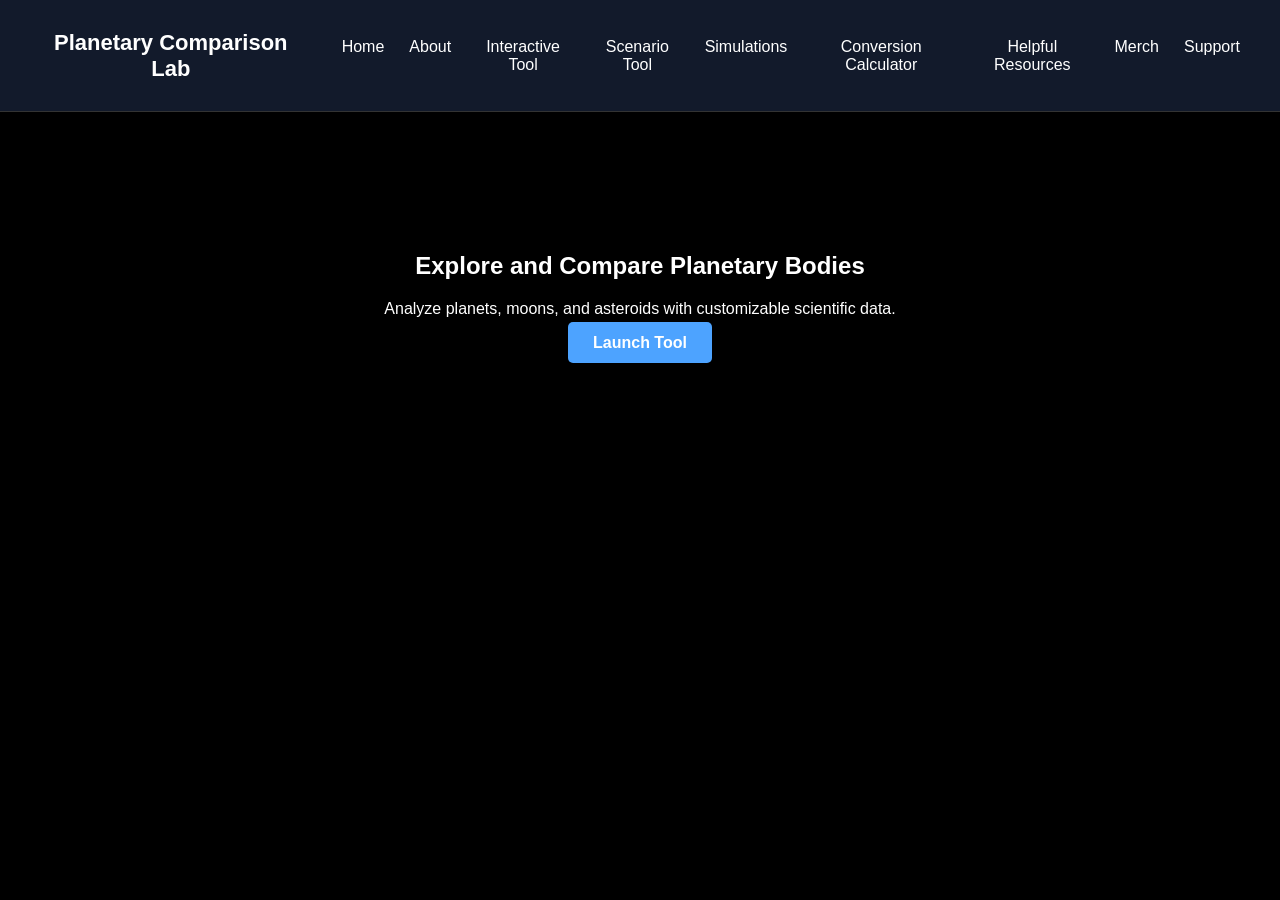
<file: index.html>
<!DOCTYPE html>
<html lang="en">

<head>
<meta charset="UTF-8">
<title>Planetary Comparison Lab</title>

<link rel="stylesheet" href="css/styles.css">

</head>

<body>

<header class="navbar">

<h1 class="logo">Planetary Comparison Lab</h1>

<nav>
<ul class="nav-links">
<li><a href="../index.html">Home</a></li>
<li><a href="about.html">About</a></li>
<li><a href="tool.html">Interactive Tool</a></li>
<li><a href="scenario.html">Scenario Tool</a></li>
<li><a href="simulations.html">Simulations</a></li>
<li><a href="conversion.html">Conversion Calculator</a></li>
<li><a href="resources.html">Helpful Resources</a></li>
<li><a href="merch.html">Merch</a></li>
<li><a href="support.html">Support</a></li>
</ul>
</nav>

</header>

<main>

<section class="hero">

<h2>Explore and Compare Planetary Bodies</h2>

<p>
Analyze planets, moons, and asteroids with customizable scientific data.
</p>

<a href="pages/tool.html" class="button">Launch Tool</a>

</section>

</main>

<script src="js/app.js"></script>

</body>
</html>
</file>
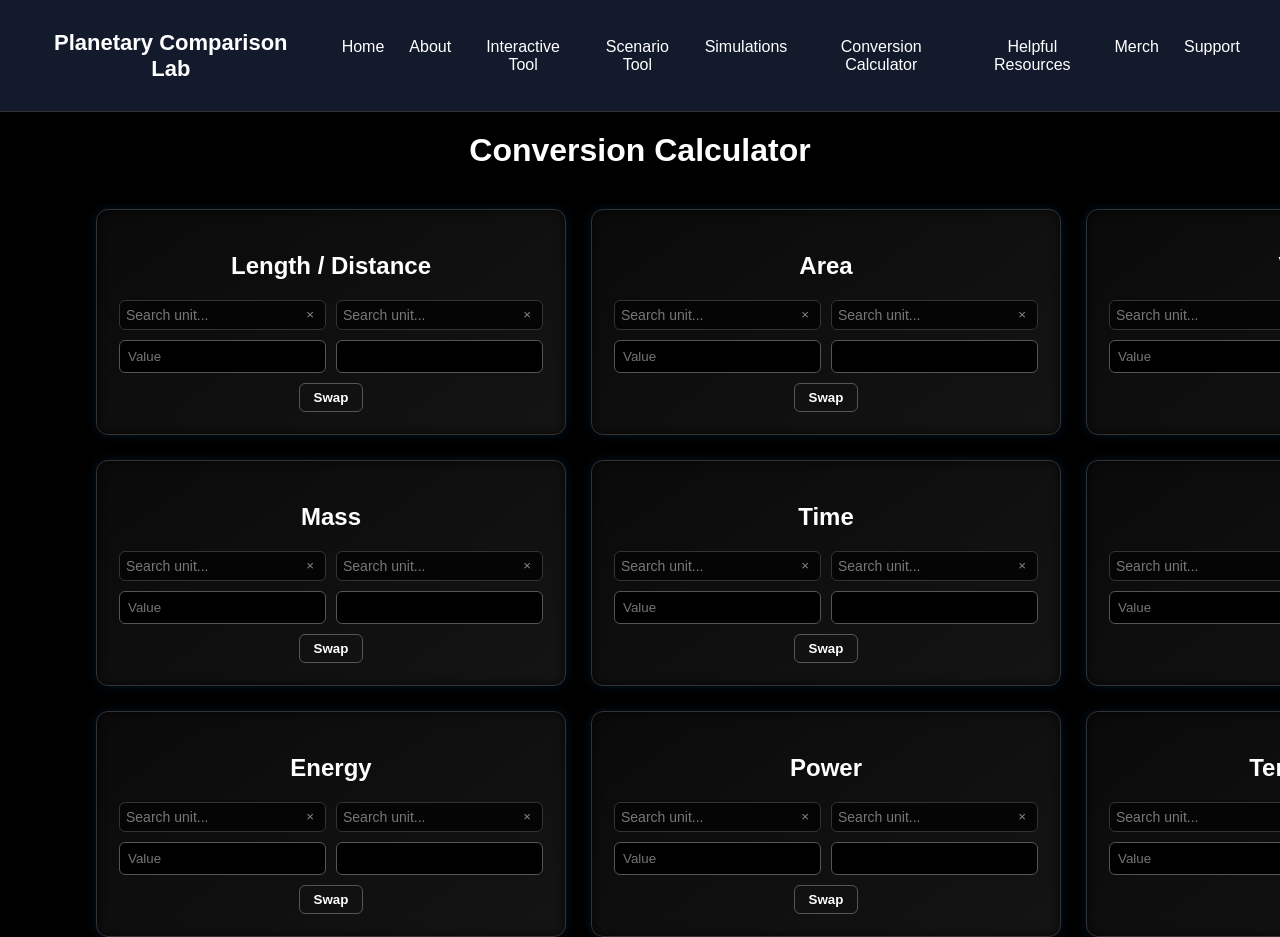
<file: pages/conversion.html>
<!DOCTYPE html>
<html lang="en">

<head>
<meta charset="UTF-8">
<title>Conversion Calculator</title>

<link rel="stylesheet" href="../css/styles.css">

</head>

<body>

<header class="navbar">

<h1 class="logo">Planetary Comparison Lab</h1>

<nav>
<ul class="nav-links">
<li><a href="../index.html">Home</a></li>
<li><a href="about.html">About</a></li>
<li><a href="tool.html">Interactive Tool</a></li>
<li><a href="scenario.html">Scenario Tool</a></li>
<li><a href="simulations.html">Simulations</a></li>
<li><a href="conversion.html">Conversion Calculator</a></li>
<li><a href="resources.html">Helpful Resources</a></li>
<li><a href="merch.html">Merch</a></li>
<li><a href="support.html">Support</a></li>
</ul>
</nav>

</header>

<main>

<h1 class="title">Conversion Calculator</h1>

<div class="grid">

<!-- LENGTH -->
<div class="converter" data-type="length">
<h2>Length / Distance</h2>

<div class="unitRow">

<div class="unitSelect">

<input class="unitSearchFrom" placeholder="Search unit...">
<button class="clearBtn clearFrom">×</button>

<div class="dropdownList unitFrom"></div>

</div>

<div class="unitSelect">

<input class="unitSearchTo" placeholder="Search unit...">
<button class="clearBtn clearTo">×</button>

<div class="dropdownList unitTo"></div>

</div>

</div>

<div class="valueRow">
<input class="inputValue" type="text" placeholder="Value">
<input class="outputValue" type="text" readonly>
</div>

<button class="swapBtn">Swap</button>
</div>

<!-- AREA -->
<div class="converter" data-type="area">
<h2>Area</h2>

<div class="unitRow">

<div class="unitSelect">

<input class="unitSearchFrom" placeholder="Search unit...">
<button class="clearBtn clearFrom">×</button>

<div class="dropdownList unitFrom"></div>

</div>

<div class="unitSelect">

<input class="unitSearchTo" placeholder="Search unit...">
<button class="clearBtn clearTo">×</button>

<div class="dropdownList unitTo"></div>

</div>

</div>

<div class="valueRow">
<input class="inputValue" type="text" placeholder="Value">
<input class="outputValue" type="text" readonly>
</div>

<button class="swapBtn">Swap</button>
</div>

<!-- VOLUME -->
<div class="converter" data-type="volume">
<h2>Volume</h2>

<div class="unitRow">

<div class="unitSelect">

<input class="unitSearchFrom" placeholder="Search unit...">
<button class="clearBtn clearFrom">×</button>

<div class="dropdownList unitFrom"></div>

</div>

<div class="unitSelect">

<input class="unitSearchTo" placeholder="Search unit...">
<button class="clearBtn clearTo">×</button>

<div class="dropdownList unitTo"></div>

</div>

</div>

<div class="valueRow">
<input class="inputValue" type="text" placeholder="Value">
<input class="outputValue" type="text" readonly>
</div>

<button class="swapBtn">Swap</button>
</div>

<!-- MASS -->
<div class="converter" data-type="mass">
<h2>Mass</h2>

<div class="unitRow">

<div class="unitSelect">

<input class="unitSearchFrom" placeholder="Search unit...">
<button class="clearBtn clearFrom">×</button>

<div class="dropdownList unitFrom"></div>

</div>

<div class="unitSelect">

<input class="unitSearchTo" placeholder="Search unit...">
<button class="clearBtn clearTo">×</button>

<div class="dropdownList unitTo"></div>

</div>

</div>

<div class="valueRow">
<input class="inputValue" type="text" placeholder="Value">
<input class="outputValue" type="text" readonly>
</div>

<button class="swapBtn">Swap</button>
</div>

<!-- TIME -->
<div class="converter" data-type="time">
<h2>Time</h2>

<div class="unitRow">

<div class="unitSelect">

<input class="unitSearchFrom" placeholder="Search unit...">
<button class="clearBtn clearFrom">×</button>

<div class="dropdownList unitFrom"></div>

</div>

<div class="unitSelect">

<input class="unitSearchTo" placeholder="Search unit...">
<button class="clearBtn clearTo">×</button>

<div class="dropdownList unitTo"></div>

</div>

</div>

<div class="valueRow">
<input class="inputValue" type="text" placeholder="Value">
<input class="outputValue" type="text" readonly>
</div>

<button class="swapBtn">Swap</button>
</div>

<!-- SPEED -->
<div class="converter" data-type="speed">
<h2>Speed</h2>

<div class="unitRow">

<div class="unitSelect">

<input class="unitSearchFrom" placeholder="Search unit...">
<button class="clearBtn clearFrom">×</button>

<div class="dropdownList unitFrom"></div>

</div>

<div class="unitSelect">

<input class="unitSearchTo" placeholder="Search unit...">
<button class="clearBtn clearTo">×</button>

<div class="dropdownList unitTo"></div>

</div>

</div>

<div class="valueRow">
<input class="inputValue" type="text" placeholder="Value">
<input class="outputValue" type="text" readonly>
</div>

<button class="swapBtn">Swap</button>
</div>

<!-- ENERGY -->
<div class="converter" data-type="energy">
<h2>Energy</h2>

<div class="unitRow">

<div class="unitSelect">

<input class="unitSearchFrom" placeholder="Search unit...">
<button class="clearBtn clearFrom">×</button>

<div class="dropdownList unitFrom"></div>

</div>

<div class="unitSelect">

<input class="unitSearchTo" placeholder="Search unit...">
<button class="clearBtn clearTo">×</button>

<div class="dropdownList unitTo"></div>

</div>

</div>

<div class="valueRow">
<input class="inputValue" type="text" placeholder="Value">
<input class="outputValue" type="text" readonly>
</div>

<button class="swapBtn">Swap</button>
</div>

<!-- POWER -->
<div class="converter" data-type="power">
<h2>Power</h2>

<div class="unitRow">

<div class="unitSelect">

<input class="unitSearchFrom" placeholder="Search unit...">
<button class="clearBtn clearFrom">×</button>

<div class="dropdownList unitFrom"></div>

</div>

<div class="unitSelect">

<input class="unitSearchTo" placeholder="Search unit...">
<button class="clearBtn clearTo">×</button>

<div class="dropdownList unitTo"></div>

</div>

</div>

<div class="valueRow">
<input class="inputValue" type="text" placeholder="Value">
<input class="outputValue" type="text" readonly>
</div>

<button class="swapBtn">Swap</button>
</div>

<!-- TEMPERATURE -->
<div class="converter" data-type="temperature">
<h2>Temperature</h2>

<div class="unitRow">

<div class="unitSelect">

<input class="unitSearchFrom" placeholder="Search unit...">
<button class="clearBtn clearFrom">×</button>

<div class="dropdownList unitFrom"></div>

</div>

<div class="unitSelect">

<input class="unitSearchTo" placeholder="Search unit...">
<button class="clearBtn clearTo">×</button>

<div class="dropdownList unitTo"></div>

</div>

</div>

<div class="valueRow">
<input class="inputValue" type="text" placeholder="Value">
<input class="outputValue" type="text" readonly>
</div>

<button class="swapBtn">Swap</button>
</div>

</main>

<script src="../js/conversion.js"></script>

</body>
</html>
</file>
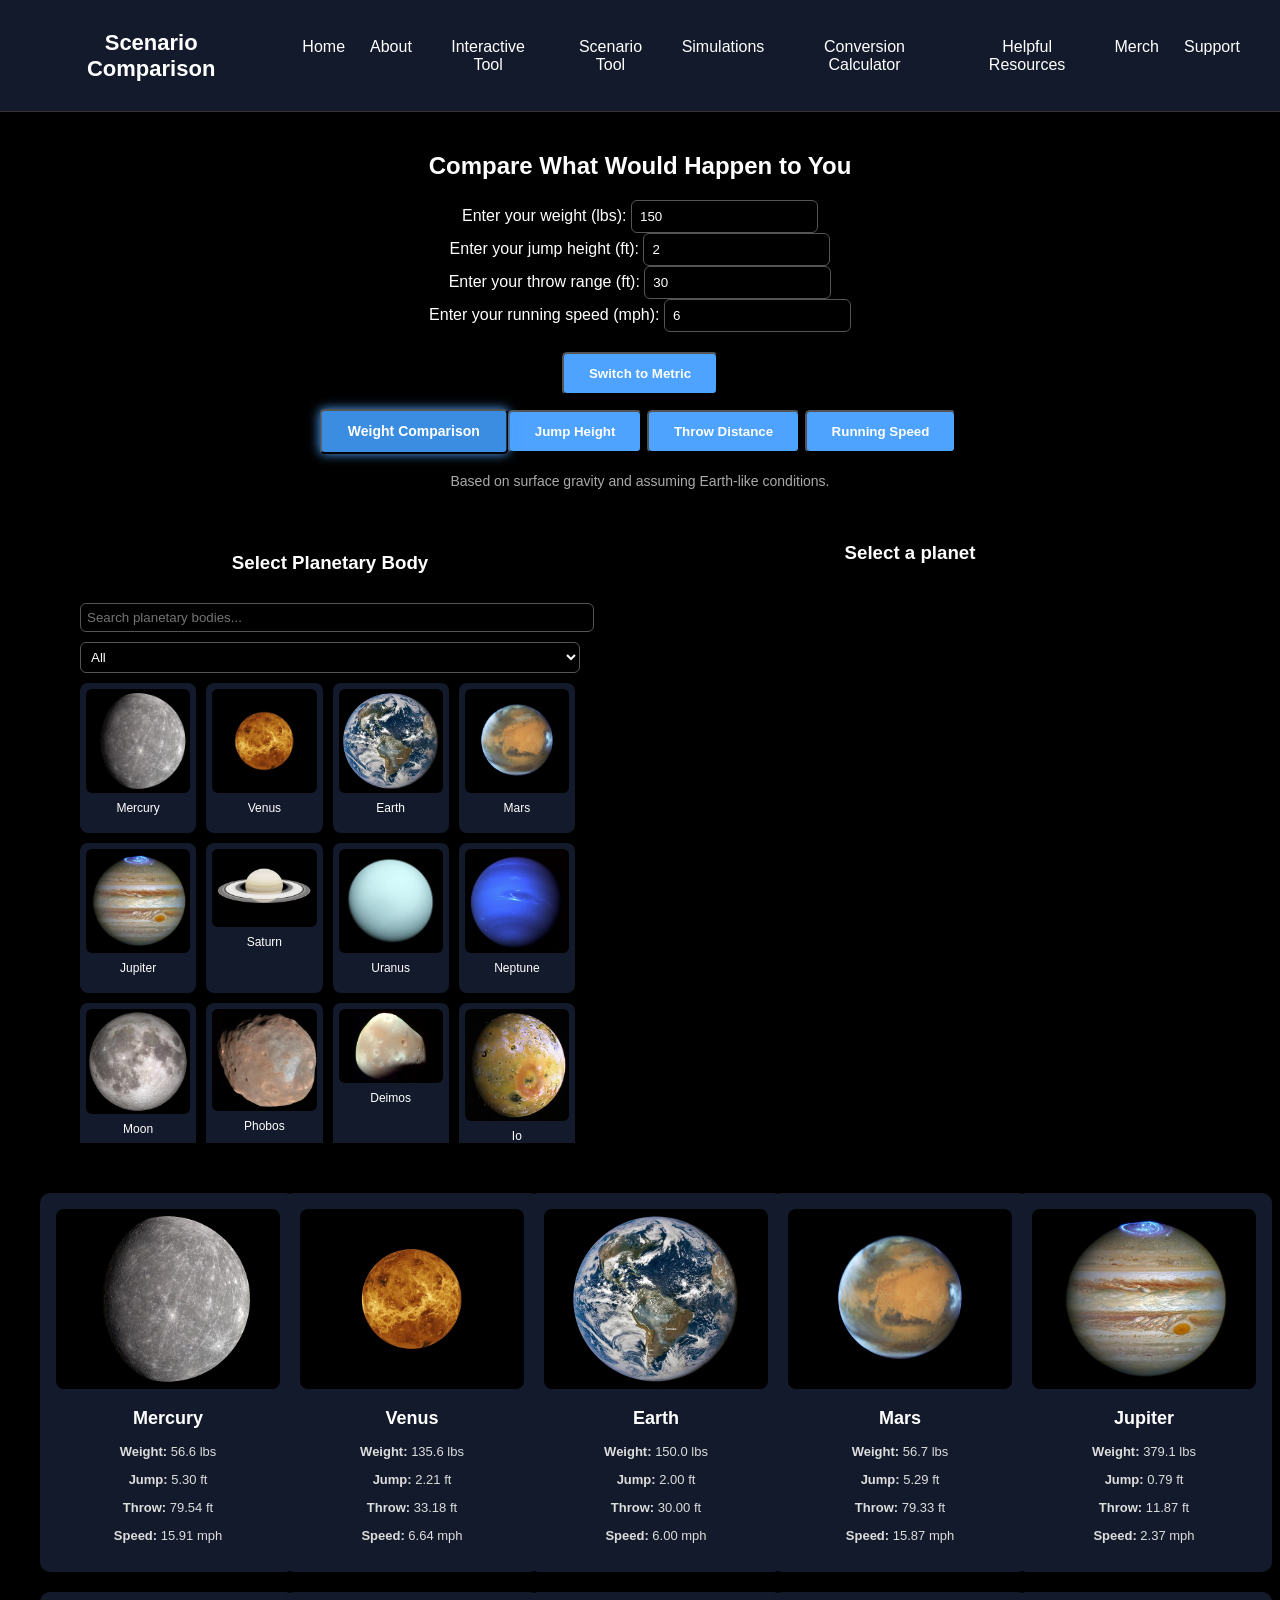
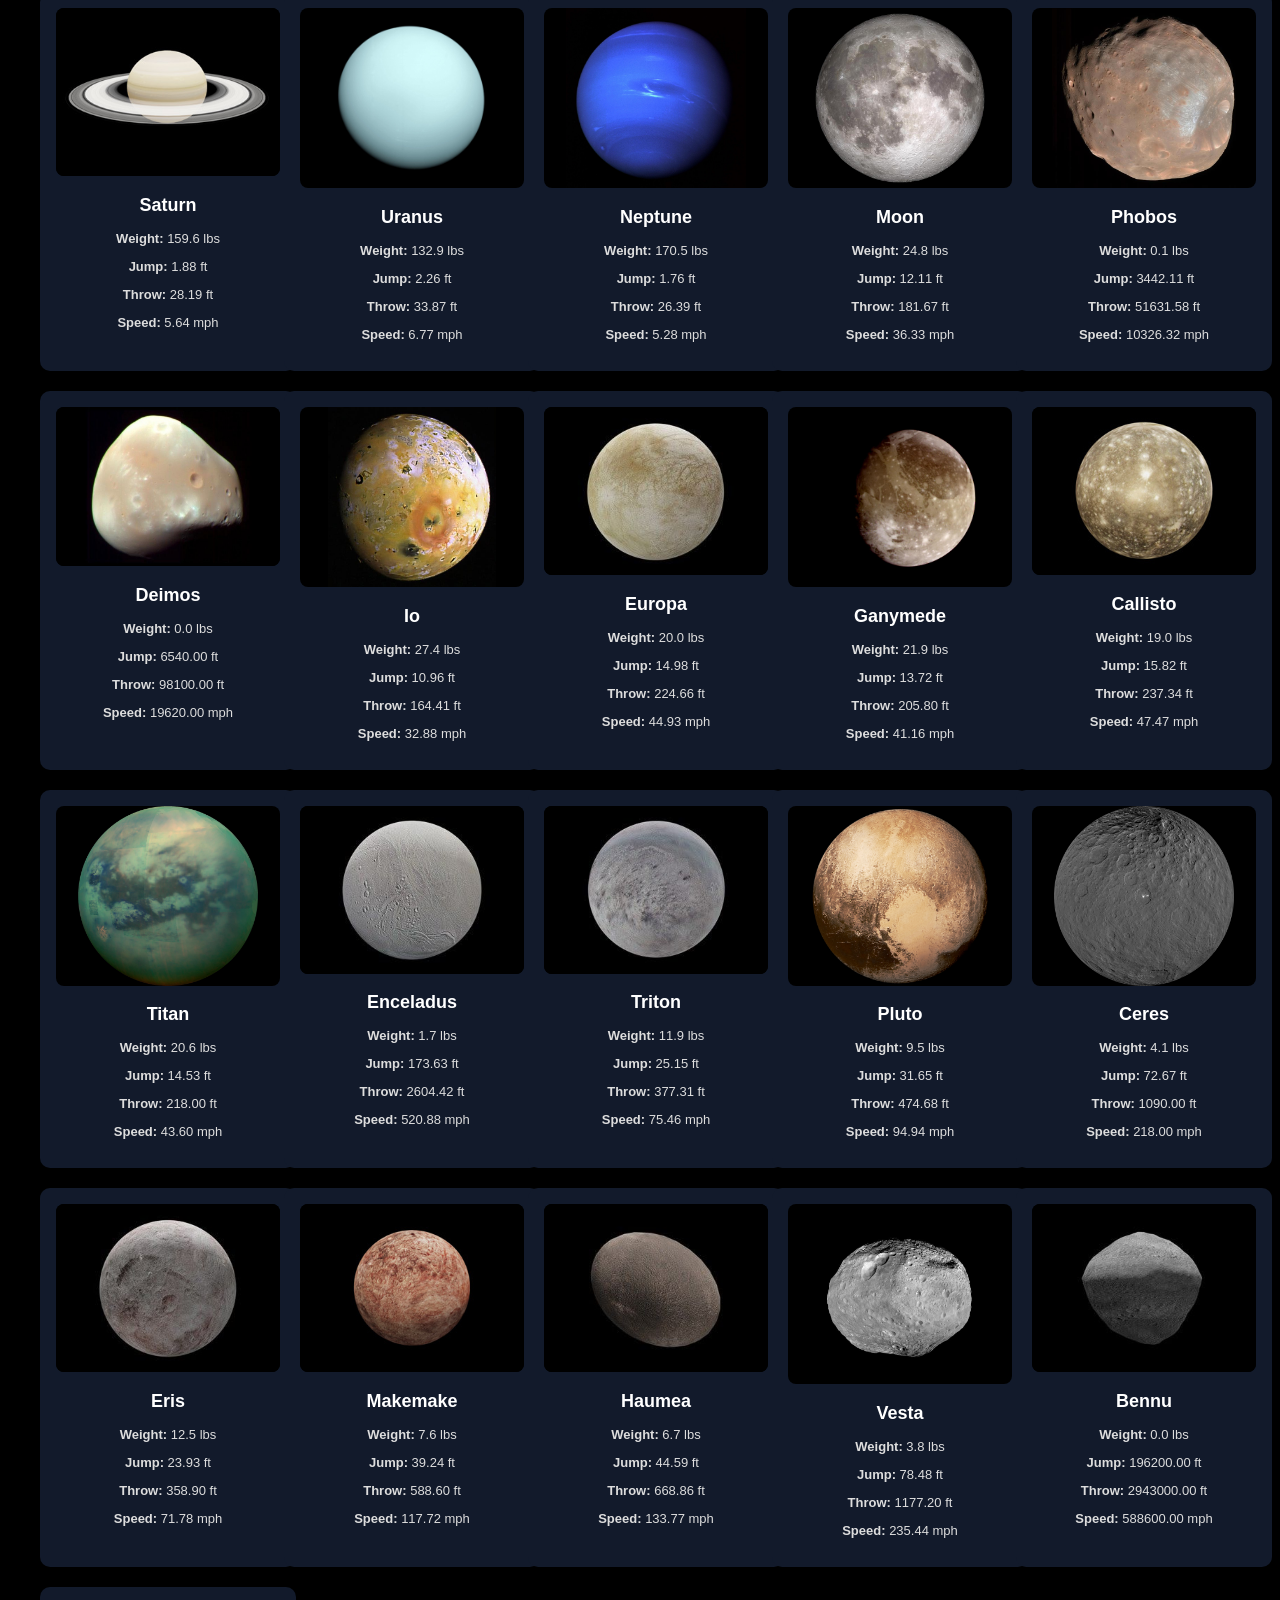
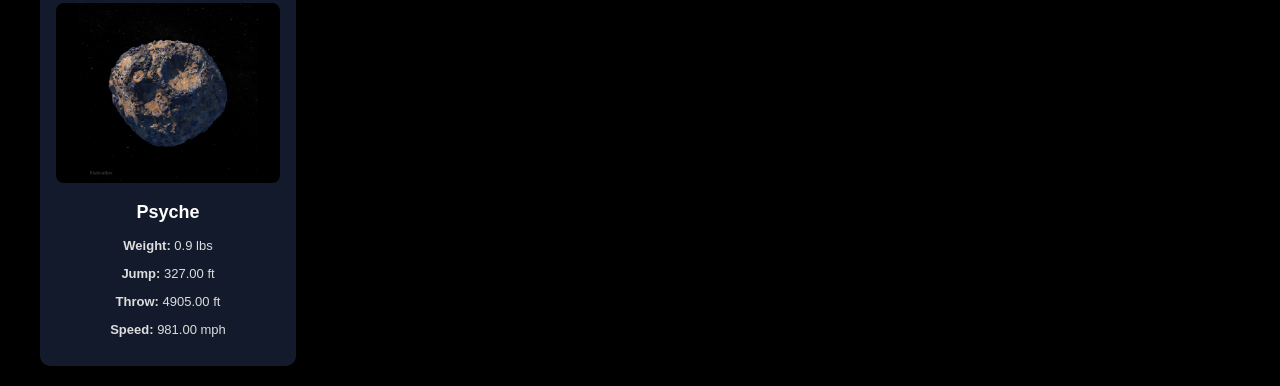
<file: pages/scenario.html>
<!DOCTYPE html>
<html lang="en">
<head>
<meta charset="UTF-8">
<title>Compare Real Scenarios</title>

<link rel="stylesheet" href="../css/styles.css">
</head>

<body>

<header class="navbar">
<h1 class="logo">Scenario Comparison</h1>

<nav>
<ul class="nav-links">
<li><a href="../index.html">Home</a></li>
<li><a href="about.html">About</a></li>
<li><a href="tool.html">Interactive Tool</a></li>
<li><a href="scenario.html">Scenario Tool</a></li>
<li><a href="simulations.html">Simulations</a></li>
<li><a href="conversion.html">Conversion Calculator</a></li>
<li><a href="resources.html">Helpful Resources</a></li>
<li><a href="merch.html">Merch</a></li>
<li><a href="support.html">Support</a></li>
</ul>
</nav>

</header>

<main>

<h2 class="section-title">Compare What Would Happen to You</h2>

<!-- INPUT SECTION -->
<div style="text-align:center; margin:20px;">

    <div>
        <label>Enter your weight (<span id="unit-weight">lbs</span>):</label>
        <input type="number" id="userWeight" value="150">
    </div>

    <div>
        <label>Enter your jump height (<span id="unit-height">ft</span>):</label>
        <input type="number" id="userJump" value="2">
    </div>

    <div>
        <label>Enter your throw range (<span id="unit-distance">ft</span>):</label>
        <input type="number" id="userThrow" value="30">
    </div>

    <div>
        <label>Enter your running speed (<span id="unit-speed">mph</span>):</label>
        <input type="number" id="userSpeed" value="6">
    </div>

</div>

<div style="text-align:center; margin-bottom:15px;">
    <button onclick="toggleUnits()" class="button">Switch to Metric</button>
</div>

<!-- SCENARIO BUTTONS -->
<div style="text-align:center; margin-bottom:20px;">
    <button id="btn-weight" onclick="setScenario('weight')" class="button active-btn">Weight Comparison</button>
    <button id="btn-jump" onclick="setScenario('jump')" class="button">Jump Height</button>
    <button id="btn-throw" onclick="setScenario('throw')" class="button">Throw Distance</button>
    <button id="btn-run" onclick="setScenario('run')" class="button">Running Speed</button>
</div>

<!-- DISCLAIMER -->
 <p id="scenario-disclaimer" style="text-align:center; font-size:14px; color:#aaa; margin-top:10px;">
Based on surface gravity and assuming Earth-like conditions.
</p>

<!-- MIDDLE SECTION ARCHITECTURE -->
<div class="middle-section">
    <div class="left-panel">

        <h3>Select Planetary Body</h3>

        <!-- Search -->
        <input type="text" id="planet-search" placeholder="Search planetary bodies...">

        <!-- Filter -->
        <select id="class-filter">
            <option value="all">All</option>
            <option value="planet">Planets</option>
            <option value="moon">Moons</option>
            <option value="dwarf">Dwarf Planets</option>
            <option value="asteroid">Asteroids</option>
        </select>

        <!-- Grid -->
        <div id="planet-selector"></div>

    </div>

    <div class="right-panel">
        <h3 id="visual-title">Select a planet</h3>
        <div id="visual-animation"></div>
    </div>

</div>

<!-- OUTPUT -->
<div id="results" class="scenario-grid"></div>

</main>

<script src="../js/scenario.js"></script>

</body>
</html>
</file>
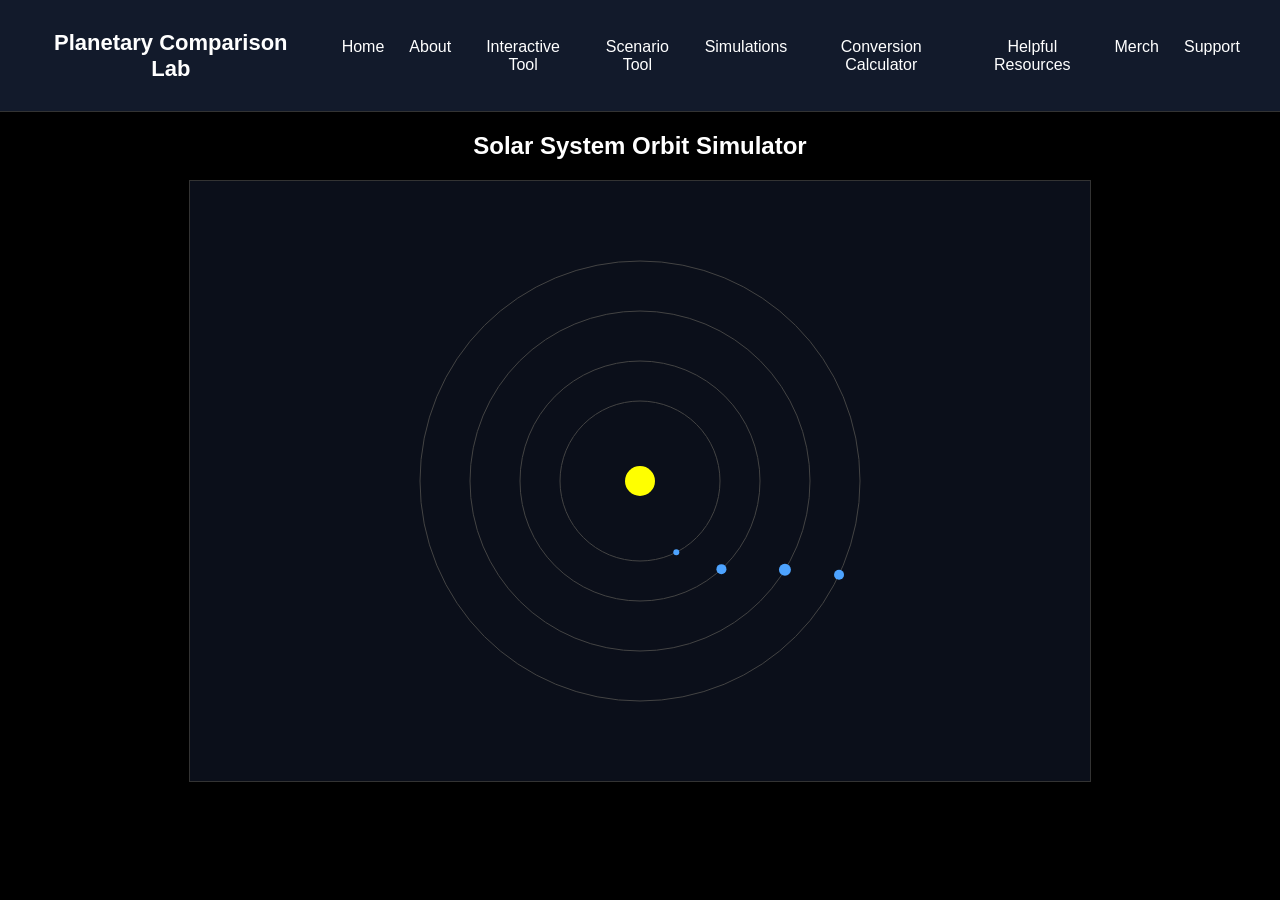
<file: pages/simulations.html>
<!DOCTYPE html>
<html lang="en">

<head>

<meta charset="UTF-8">
<title>Planetary Simulations</title>

<link rel="stylesheet" href="../css/styles.css">

</head>

<body>

<header class="navbar">

<h1 class="logo">Planetary Comparison Lab</h1>

<nav>
<ul class="nav-links">
<li><a href="../index.html">Home</a></li>
<li><a href="about.html">About</a></li>
<li><a href="tool.html">Interactive Tool</a></li>
<li><a href="scenario.html">Scenario Tool</a></li>
<li><a href="simulations.html">Simulations</a></li>
<li><a href="conversion.html">Conversion Calculator</a></li>
<li><a href="resources.html">Helpful Resources</a></li>
<li><a href="merch.html">Merch</a></li>
<li><a href="support.html">Support</a></li>
</ul>
</nav>

</header>

<main>

<h2>Solar System Orbit Simulator</h2>

<canvas id="orbit-canvas"></canvas>

</main>

<script src="../js/orbitSimulator.js"></script>

</body>
</html>
</file>
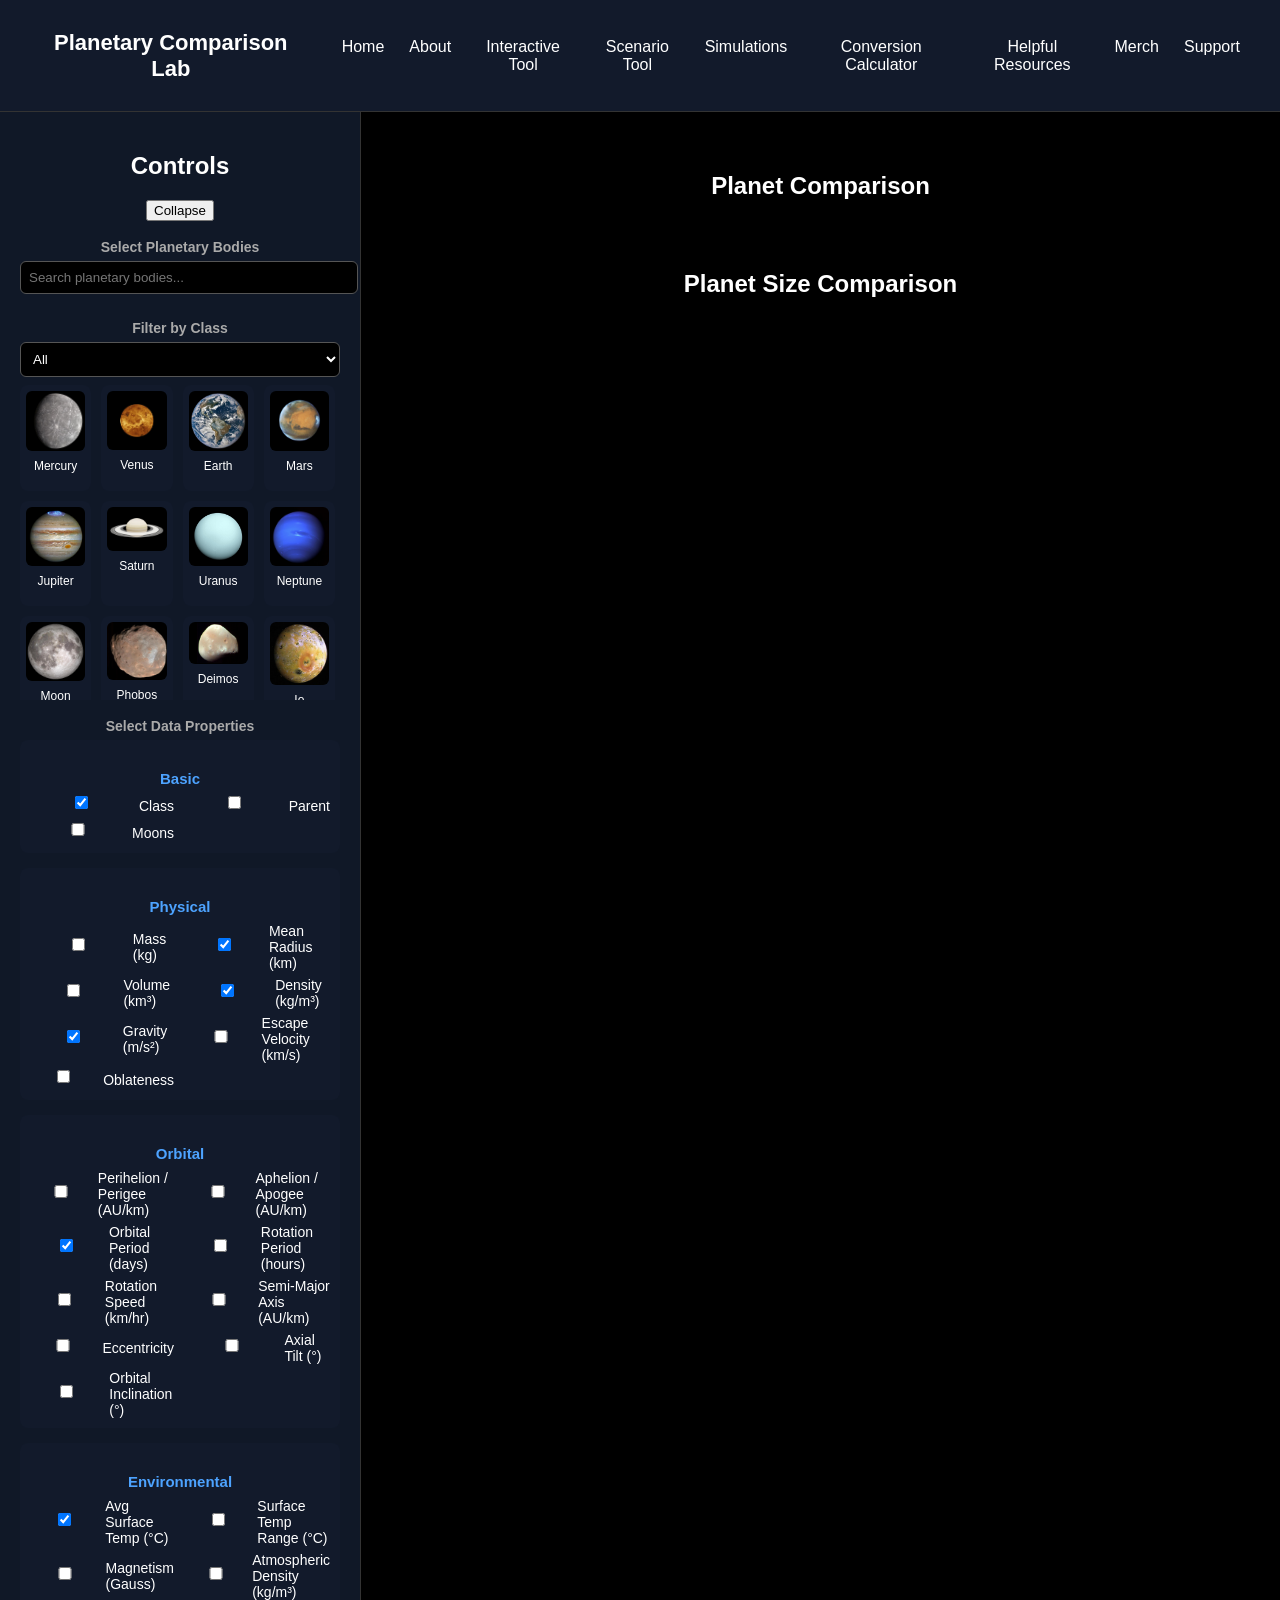
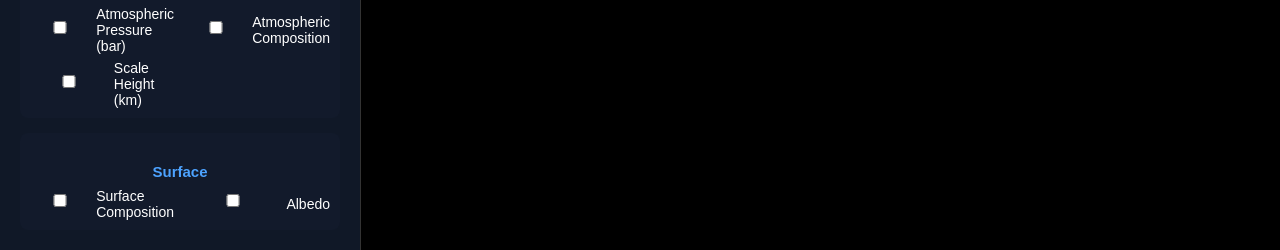
<file: pages/tool.html>
<!DOCTYPE html>
<html lang="en">

<head>
<meta charset="UTF-8">
<title>Planetary Comparison Tool</title>

<link rel="stylesheet" href="../css/styles.css">

</head>

<body>

<header class="navbar">

<h1 class="logo">Planetary Comparison Lab</h1>

<nav>
<ul class="nav-links">
<li><a href="../index.html">Home</a></li>
<li><a href="about.html">About</a></li>
<li><a href="tool.html">Interactive Tool</a></li>
<li><a href="scenario.html">Scenario Tool</a></li>
<li><a href="simulations.html">Simulations</a></li>
<li><a href="conversion.html">Conversion Calculator</a></li>
<li><a href="resources.html">Helpful Resources</a></li>
<li><a href="merch.html">Merch</a></li>
<li><a href="support.html">Support</a></li>
</ul>
</nav>

</header>

<main class="tool-layout">

<div id="sidebar">

<!---Collapse Controls button-->
<h2>Controls</h2>

<button id="toggle-sidebar">Collapse</button>

<!---Select Planetary Bodies lookup finder-->
<h3>Select Planetary Bodies</h3>

<input type="text" id="planet-search" placeholder="Search planetary bodies...">

<!---Filter by Class dropdown menu buttons-->
<h3>Filter by Class</h3>

<!---Planetar Body selection by picture-->
<select id="class-filter">

<option value="all">All</option>
<option value="planet">Planets</option>
<option value="moon">Moons</option>
<option value="dwarf">Dwarf Planets</option>
<option value="asteroid">Asteroids</option>

<!---Select Data Properties label-->
</select>

<div id="planet-grid"></div>

<h3>Select Data Properties</h3>

<div id="property-controls">

<!-- BASIC -->
<div class="property-group">
<h4>Basic</h4>
<div class="group-grid">

<label><input type="checkbox" value="class" checked> Class</label>
<label><input type="checkbox" value="parent"> Parent</label>
<label><input type="checkbox" value="moons"> Moons</label>

</div>
</div>

<!-- PHYSICAL -->
<div class="property-group">
<h4>Physical</h4>
<div class="group-grid">

<label><input type="checkbox" value="mass_kg"> Mass (kg)</label>
<label><input type="checkbox" value="mean_radius_km" checked> Mean Radius (km)</label>
<label><input type="checkbox" value="volume_km3"> Volume (km³)</label>
<label><input type="checkbox" value="density_kg_m3" checked> Density (kg/m³)</label>
<label><input type="checkbox" value="gravity_m_s2" checked> Gravity (m/s²)</label>
<label><input type="checkbox" value="escape_velocity_km_s"> Escape Velocity (km/s)</label>
<label><input type="checkbox" value="oblateness"> Oblateness</label>

</div>
</div>

<!-- ORBITAL -->
<div class="property-group">
<h4>Orbital</h4>
<div class="group-grid">

<label><input type="checkbox" value="perihelion"> Perihelion / Perigee (AU/km)</label>
<label><input type="checkbox" value="aphelion"> Aphelion / Apogee (AU/km)</label>
<label><input type="checkbox" value="orbital_period_days" checked> Orbital Period (days)</label>
<label><input type="checkbox" value="rotation_period_hours"> Rotation Period (hours)</label>
<label><input type="checkbox" value="rotation_speed_kmh"> Rotation Speed (km/hr)</label>
<label><input type="checkbox" value="semi_major_axis"> Semi-Major Axis (AU/km)</label>
<label><input type="checkbox" value="eccentricity"> Eccentricity</label>
<label><input type="checkbox" value="axial_tilt_deg"> Axial Tilt (°)</label>
<label><input type="checkbox" value="orbital_inclination_deg"> Orbital Inclination (°)</label>

</div>
</div>

<!-- ENVIRONMENTAL -->
<div class="property-group">
<h4>Environmental</h4>
<div class="group-grid">

<label><input type="checkbox" value="avg_temp_c" checked> Avg Surface Temp (°C)</label>
<label><input type="checkbox" value="temp_range_c"> Surface Temp Range (°C)</label>
<label><input type="checkbox" value="magnetism_gauss"> Magnetism (Gauss)</label>
<label><input type="checkbox" value="atmospheric_density_kg_m3"> Atmospheric Density (kg/m³)</label>
<label><input type="checkbox" value="atmospheric_pressure_bar"> Atmospheric Pressure (bar)</label>
<label><input type="checkbox" value="atmospheric_composition"> Atmospheric Composition</label>
<label><input type="checkbox" value="scale_height_km"> Scale Height (km)</label>

</div>
</div>

<!-- SURFACE -->
<div class="property-group">
<h4>Surface</h4>
<div class="group-grid">

<label><input type="checkbox" value="surface_composition"> Surface Composition</label>
<label><input type="checkbox" value="albedo"> Albedo</label>

</div>
</div>

</div>

</div> <!-- END property-controls -->

</div> <!-- ✅ END sidebar -->

<div id="display-area">

<h2>Planet Comparison</h2>

<div id="comparison-container"></div>

<h2>Planet Size Comparison</h2>

<div id="scale-container"></div>

</div>

</main>

<script src="../js/app.js"></script>

</body>
</html>
</file>
<file: css/styles.css>
body{
font-family: Arial, Helvetica, sans-serif;
margin:0;
background:#0b0f1a;
color:white;
}

.navbar{
display:flex;
justify-content:space-between;
align-items:center;
padding:15px 40px;
background:#121a2b;
border-bottom:1px solid #333;
}

.logo{
font-size:22px;
font-weight:bold;
}

.nav-links{
list-style:none;
display:flex;
gap:25px;
}

.nav-links a{
color:white;
text-decoration:none;
font-weight:500;
}

.nav-links a:hover{
color:#4da3ff;
}

.hero{
text-align:center;
padding:120px 20px;
}

.button{
background:#4da3ff;
color:white;
padding:12px 25px;
border-radius:5px;
text-decoration:none;
font-weight:bold;
}

.button:hover{
background:#3a8de0;
}

.section-title{
text-align:center;
margin-top:40px;
}

#planet-grid{
display:grid;
grid-template-columns:repeat(4,1fr);
gap:10px;

max-height:315px;
overflow-y:auto;
padding-right:5px;

position:relative;
z-index:2; /* 🔥 ensures it stays ABOVE other sections */
}

#planet-grid::-webkit-scrollbar{
width:6px;
}

#planet-grid::-webkit-scrollbar-thumb{
background:#4da3ff;
border-radius:6px;
}

#sidebar h3{
margin-top:18px;
margin-bottom:6px;
font-size:14px;
color:#aaa;
}

#sidebar input,
#sidebar select{
width:100%;
margin-bottom:8px;
}

.planet-card{

background:#121a2b;
border-radius:8px;
padding:6px;
text-align:center;
cursor:pointer;
transition:0.2s;

}

.planet-card:hover{
transform:scale(1.05);
border:1px solid #4da3ff;
}

.planet-card img{

width:100%;
border-radius:6px;

}

.planet-card p{

font-size:12px;
margin-top:4px;

}

.selected{
border:2px solid #4da3ff;
box-shadow:0 0 10px #4da3ff;
transform:scale(1.05);
}

#comparison-container{
display:flex;
justify-content:center;
gap:40px;
padding:20px;
flex-wrap:wrap;
}

.comparison-card{
background:#121a2b;
padding:20px;
border-radius:10px;
width:260px;

display:flex;
flex-direction:column;
align-items:center;
justify-content:flex-start;
}

.comparison-card img{
width:120px;
height:120px; /* 🔥 force same size */
object-fit:cover;
margin-bottom:10px;
border-radius:8px;
}

.comparison-card h2{
margin:5px 0 10px 0;
min-height:40px; /* 🔥 keeps titles aligned */
}

.comparison-card p{
width:100%;
text-align:left; /* 🔥 aligns properties cleanly */
margin:2px 0;
font-size:13px;
}

.property-group{
background:#121a2b;
padding:10px;
border-radius:8px;
font-size:13px;
display:flex;
flex-direction:column;
align-items:flex-start;
}

.property-group h4{
font-size:15px;
margin-bottom:8px;
color:#4da3ff;
text-align:center;
width:100%;
}

.property-group .group-grid{
display:grid;
grid-template-columns:repeat(2, minmax(0, 1fr)); /* better than 1fr 1fr */
gap:6px 12px;
width:100%;
}

.property-group label{
display:flex;
align-items:center;
gap:6px; /* small clean spacing */
font-size:14px;
justify-content:flex-start;
text-align:left;
width:100%;
white-space:normal;
}

.property-group input[type="checkbox"]{
margin:0;
transform:translateY(1px);
}

#property-controls{
display:flex;
flex-direction:column;
gap:15px;
}

.better{
color:#4caf50;
font-weight:bold;
}

.worse{
color:#ff4d4d;
font-weight:bold;
}

#display-area h2{
text-align:center;
margin-top:20px;
margin-bottom:10px;
}

.tool-layout{

display:flex;
min-height:100vh;

}

#sidebar{

width:320px;
background:#101827;
padding:20px;
overflow-y:auto;
border-right:1px solid #333;

}

#display-area{

flex:1;
padding:40px;

}

.sidebar-collapsed #sidebar{

width:60px;

}

.sidebar-collapsed #sidebar h3,
.sidebar-collapsed #sidebar label{

display:none;

}

#scale-container{
display:flex;
justify-content:center;
align-items:flex-end;
gap:60px;
padding:30px;
flex-wrap:wrap;
}

.scale-planet{

background:#4da3ff;
border-radius:50%;
display:flex;
align-items:center;
justify-content:center;
color:white;
font-size:12px;
position:relative;

}

.scale-planet span{

position:absolute;
top:105%;

}

#orbit-canvas{

background:#0b0f1a;
border:1px solid #333;
display:block;
margin:auto;

}

#viewer{

width:100%;
height:600px;

}

body{
background:#000;
color:white;
font-family:Arial;
text-align:center;
}

.title{
margin-top:20px;
margin-bottom:40px;
}

.grid{
display:grid;
grid-template-columns:repeat(3,1fr);
gap:25px;
width:85%;
margin:auto;
}

@media (max-width:1000px){

.grid{
grid-template-columns:repeat(2,1fr);
}

}

@media (max-width:600px){

.grid{
grid-template-columns:1fr;
}

}

@media (min-width: 900px){

#property-controls{
display:flex;
flex-direction:column;
gap:15px;
}

}

.converter{

background:linear-gradient(145deg,#0a0a0a,#141414);

border:1px solid #333;

border-radius:12px;

padding:22px;

box-shadow:
0 0 10px rgba(0,150,255,0.15),
inset 0 0 10px rgba(0,0,0,0.7);

transition:0.25s;

}

.converter:hover{

transform:translateY(-3px);

box-shadow:
0 0 18px rgba(0,150,255,0.4),
inset 0 0 12px rgba(0,0,0,0.8);

}

.unitRow{
display:grid;
grid-template-columns:1fr 1fr;
gap:10px;
margin-bottom:10px;
}

.valueRow{
display:grid;
grid-template-columns:1fr 1fr;
gap:10px;
margin-bottom:10px;
}

select,input{

background:#000;

border:1px solid #555;

border-radius:6px;

padding:8px;

color:white;

}

input:focus{

outline:none;

border-color:#4da6ff;

box-shadow:0 0 6px #4da6ff;

}

.swapBtn{

background:#111;
border:1px solid #555;
border-radius:6px;
padding:6px 14px;
cursor:pointer;
transition:0.2s;
color:white;
font-weight:600;

}

.swapBtn:hover{

background:#1b1b1b;
border-color:#4da6ff;
box-shadow:0 0 6px #4da6ff;
color:#4da6ff;

}

.unitSelect input:focus{
border-color:#4da6ff;
box-shadow:0 0 6px #4da6ff;
}

.unitSelect{
display:flex;
flex-direction:column;
gap:6px;
}

.unitSelect input::placeholder{
color:#777;
}

.unitSelect{
display:flex;
flex-direction:column;
gap:4px;
}

.unitSelect input{
padding:6px;
border-radius:6px;
border:1px solid #333;
background:#050505;
color:white;
font-size:14px;
}

.unitSelect select{
padding:6px;
border-radius:6px;
border:1px solid #333;
background:#050505;
color:white;
font-size:14px;
}

.unitRow{
display:flex;
gap:10px;
margin-bottom:10px;
}

.unitSelect{
position:relative;
}

.unitSelect input{
padding-right:24px;
}

.clearBtn{
position:absolute;
right:6px;
top:6px;
border:none;
background:none;
color:#888;
cursor:pointer;
}

.dropdownList{
position:absolute;
top:100%;
left:0;
right:0;

max-height:200px;
overflow-y:auto;

background:#0a0a0a;
border:1px solid #333;
border-radius:6px;

display:none;
z-index:100;
}

.dropdownItem{
padding:8px;
cursor:pointer;
}

.dropdownItem:hover,
.dropdownItem.active{
background:#1b1b1b;
color:#4da6ff;
}

.clearBtn{
position:absolute;
right:6px;
top:6px;
background:none;
border:none;
color:#888;
cursor:pointer;
}

.clearBtn:hover{
color:#4da6ff;
}

.highlight{
color:#4da6ff;
font-weight:bold;
}

.active-btn {
    background:#3a8de0;
    box-shadow:0 0 10px #4da3ff;
    transform:scale(1.05);
}

.scenario-grid {
    display:grid;
    grid-template-columns:repeat(auto-fit, minmax(220px, 1fr));
    gap:20px;
    padding:20px;
    max-width:1200px;
    margin:auto;
}

.scenario-card {
    background:#121a2b;
    padding:16px;
    border-radius:10px;
    width:100%;
    transition:0.2s;
}

.scenario-card:hover {
    transform:translateY(-5px);
    box-shadow:0 0 12px rgba(77,163,255,0.4);
}

.scenario-card img {
    width:100%;
    height:auto;
    max-height:180px;
    object-fit:contain;
    background:#000;
    border-radius:8px;
}

.scenario-card h2 {
    font-size:18px;
}

.scenario-card p {
    font-size:13px;
    color:#ddd;
}

.facts {
    margin-top:10px;
    font-size:12px;
    text-align:left;
}

.facts ul {
    padding-left:16px;
    margin:6px 0 0 0;
}

#avatar {
    width:50px;
    height:50px;
    background:#4da3ff;
    border-radius:50%;
    margin:20px auto;
    transition:transform 0.3s ease;
}

#visual-area {
    text-align:center;
    margin:30px auto;
    max-width:600px;
}

.visual-box {
    background:#121a2b;
    border-radius:10px;
    padding:20px;
    margin-top:10px;
    font-size:16px;
    font-weight:500;
}

/* Jump bar */
#jump-bar {
    width:60px;
    background:#4da3ff;
    margin:auto;
    transition:height 0.4s ease;
    display:flex;
    align-items:flex-end;
    justify-content:center;
    color:white;
    font-size:12px;
    padding-bottom:4px;
    will-change: transform;
}

#jump-visual {
    position:relative;
}

/* Speed bar */
#speed-bar {
    height:30px;
    background:#4da3ff;
    transition:width 0.4s ease;
    display:flex;
    align-items:center;
    justify-content:center;
    color:white;
    font-size:13px;
}

.visual-box span,
.visual-box div{
    font-size:16px;
}

.visual-label {
    font-size:16px;
    font-weight:600;
    margin:4px 0;
}

.visual-title{
    font-size:20px;
    font-weight:bold;
}

.scenario-tool-layout {
  display: flex;
  flex-direction: column;
}

.top-section {
  text-align: center;
}

.middle-section {
  display: flex;
  justify-content:center;   /* centers whole block */
  align-items: flex-start;
  gap: 20px;

  max-width: 1200px;   /* keeps it clean and centered */
  margin: 0 auto;   /* centers horizontally */

  padding: 20px;
}

.left-panel {
  width: 50%;
  max-width: 500px;

  display:flex;
  flex-direction:column;
  gap:10px;

  padding:10px;
}

.left-panel input,
.left-panel select {
  width:100%;
  padding:6px;
}

.right-panel {
  width: 50%;
  max-width: 800px;
}

.bottom-section {
  width: 100%;
}

#planet-selector {
    display:grid;
    grid-template-columns:repeat(4, 1fr);
    gap:10px;

    max-height:460px;
    overflow-y:auto;
    padding-right:5px;
}

#planet-selector::-webkit-scrollbar {
    width:6px;
}

#planet-selector::-webkit-scrollbar-thumb {
    background:#4da3ff;
    border-radius:6px;
}
</file>
